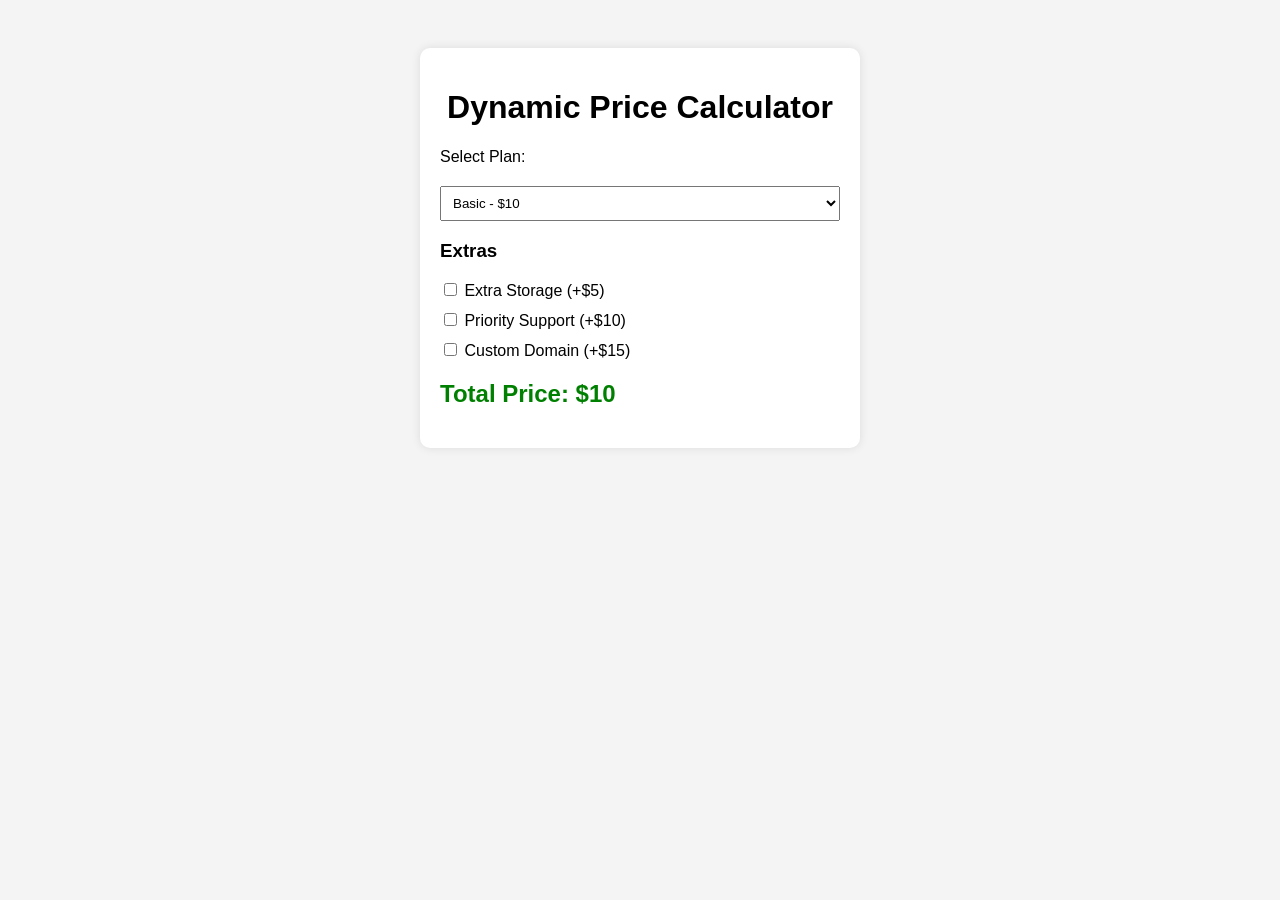
<file: week 6/index.html>
<!DOCTYPE html>
<html lang="en">
<head>
    <meta charset="UTF-8">
    <meta name="viewport" content="width=device-width, initial-scale=1.0">
    <title>Dynamic Price Calculator</title>
    <link rel="stylesheet" href="style.css">
</head>
<body>

    <div class="container">
        <h1>Dynamic Price Calculator</h1>

        <!-- Plan Selection -->
        <label>Select Plan:</label>
        <select id="planSelect">
            <option value="10">Basic - $10</option>
            <option value="20">Standard - $20</option>
            <option value="30">Premium - $30</option>
        </select>

        <h3>Extras</h3>

        <!-- Extra Options -->
        <label>
            <input type="checkbox" class="extra" value="5">
            Extra Storage (+$5)
        </label>

        <label>
            <input type="checkbox" class="extra" value="10">
            Priority Support (+$10)
        </label>

        <label>
            <input type="checkbox" class="extra" value="15">
            Custom Domain (+$15)
        </label>

        <h2>Total Price: $<span id="total">10</span></h2>
    </div>

    <script src="script.js"></script>
</body>
</html>
</file>
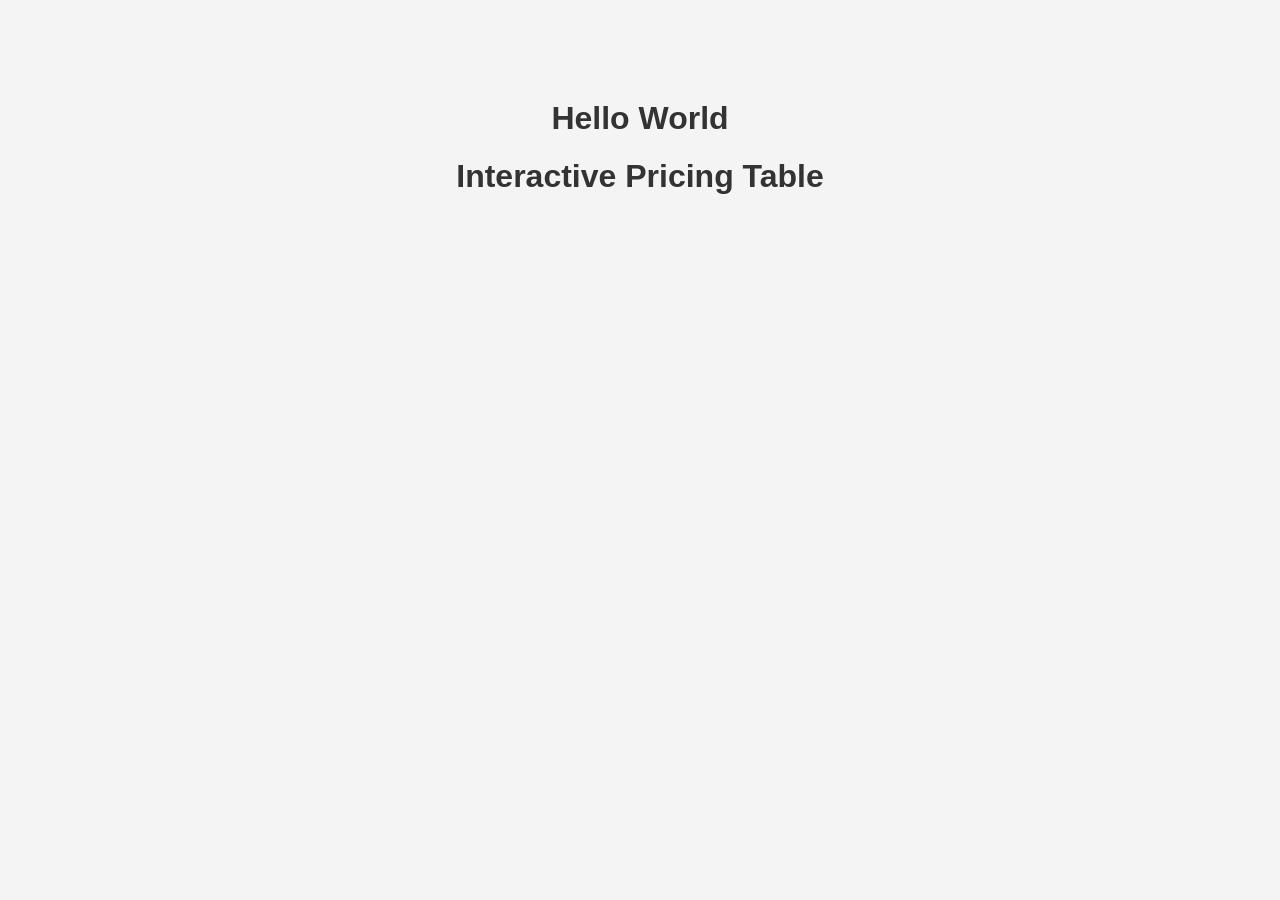
<file: week1/index.html>
<!DOCTYPE html>
<html lang="en">
<head>
  <meta charset="UTF-8">
  <meta name="viewport" content="width=device-width, initial-scale=1.0">
  <title>Interactive Pricing Table</title>

  <link rel="stylesheet" href="style.css">
</head>

<body>
  <h1>Hello World</h1>
  <h1>Interactive Pricing Table</h1>

  <script src="script.js"></script>
</body>
</html>
</file>
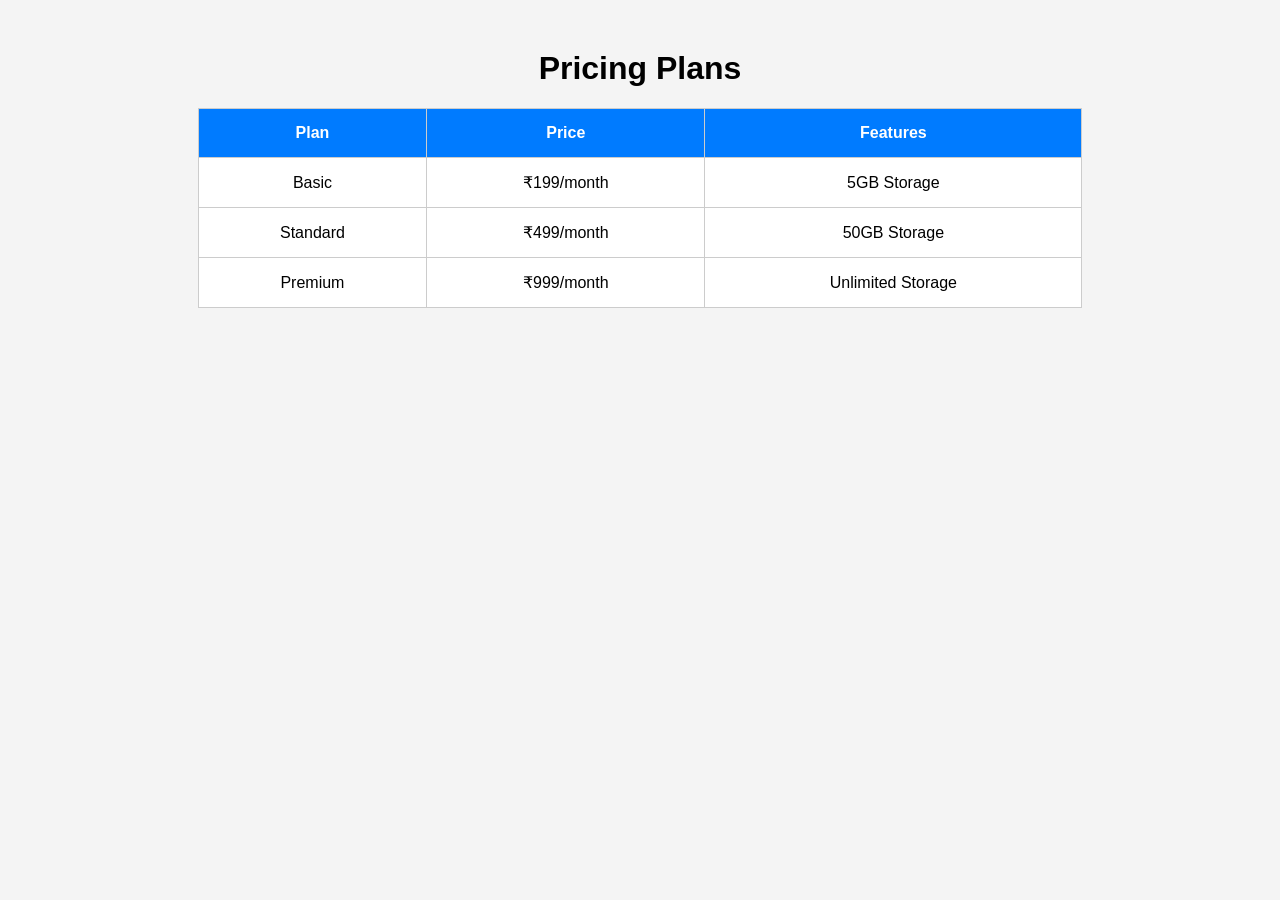
<file: week2/index.html>
<!DOCTYPE html>
<html lang="en">
<head>
  <meta charset="UTF-8">
  <meta name="viewport" content="width=device-width, initial-scale=1.0">
  <title>Pricing Table</title>

  <link rel="stylesheet" href="style.css">
</head>

<body>

  <h1>Pricing Plans</h1>

  <table>

    <tr>
      <th>Plan</th>
      <th>Price</th>
      <th>Features</th>
    </tr>

    <tr>
      <td>Basic</td>
      <td>₹199/month</td>
      <td>5GB Storage</td>
    </tr>

    <tr>
      <td>Standard</td>
      <td>₹499/month</td>
      <td>50GB Storage</td>
    </tr>

    <tr>
      <td>Premium</td>
      <td>₹999/month</td>
      <td>Unlimited Storage</td>
    </tr>

  </table>

  <script src="script.js"></script>

</body>
</html>
</file>
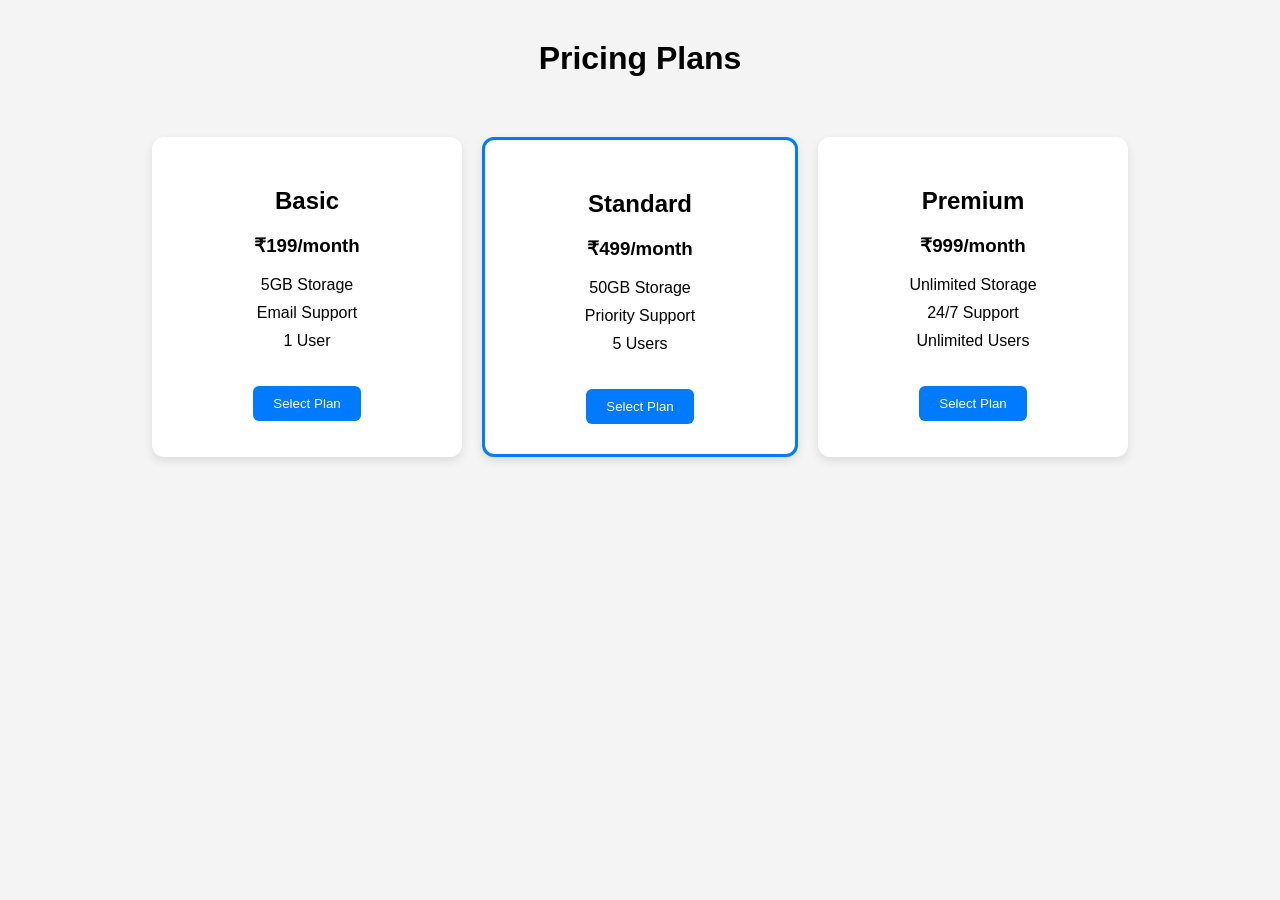
<file: week3/index.html>
<!DOCTYPE html>
<html lang="en">
<head>
  <meta charset="UTF-8">
  <meta name="viewport" content="width=device-width, initial-scale=1.0">
  <title>Styled Pricing Table</title>

  <link rel="stylesheet" href="style.css">
</head>

<body>

  <h1>Pricing Plans</h1>

  <div class="pricing-container">

    <div class="card">
      <h2>Basic</h2>
      <h3>₹199/month</h3>

      <ul>
        <li>5GB Storage</li>
        <li>Email Support</li>
        <li>1 User</li>
      </ul>

      <button>Select Plan</button>
    </div>

    <div class="card premium">
      <h2>Standard</h2>
      <h3>₹499/month</h3>

      <ul>
        <li>50GB Storage</li>
        <li>Priority Support</li>
        <li>5 Users</li>
      </ul>

      <button>Select Plan</button>
    </div>

    <div class="card">
      <h2>Premium</h2>
      <h3>₹999/month</h3>

      <ul>
        <li>Unlimited Storage</li>
        <li>24/7 Support</li>
        <li>Unlimited Users</li>
      </ul>

      <button>Select Plan</button>
    </div>

  </div>

  <script src="script.js"></script>

</body>
</html>
</file>
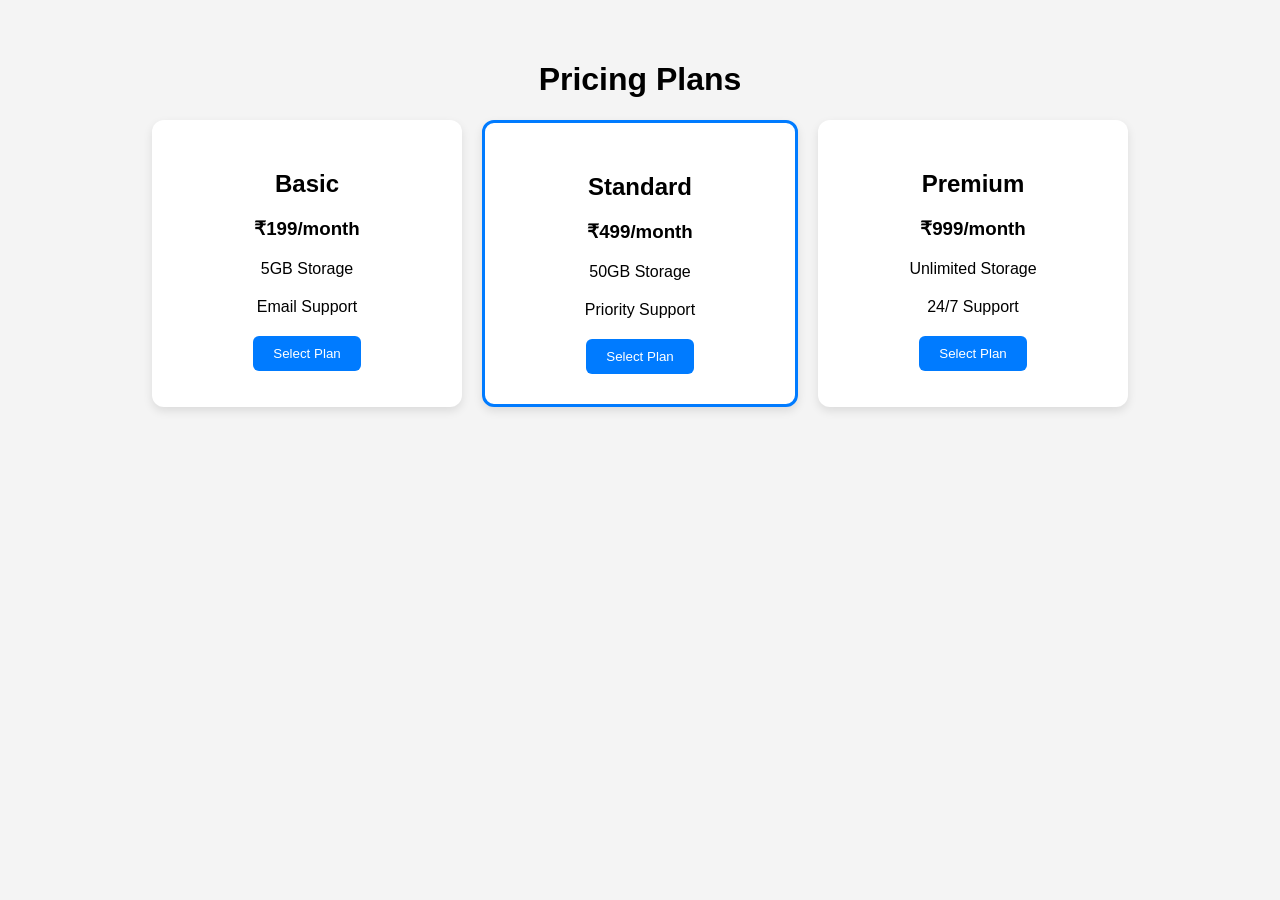
<file: week4/index.html>
<!DOCTYPE html>
<html lang="en">
<head>
  <meta charset="UTF-8">
  <meta name="viewport" content="width=device-width, initial-scale=1.0">
  <title>Pricing Table Tooltips</title>

  <link rel="stylesheet" href="style.css">
</head>

<body>

  <h1>Pricing Plans</h1>

  <div class="pricing-container">

    <!-- Basic Card -->
    <div class="card">

      <h2>Basic</h2>
      <h3>₹199/month</h3>

      <ul>

        <li class="tooltip">
          5GB Storage
          <span class="tooltip-text">
            Store up to 5GB of files.
          </span>
        </li>

        <li class="tooltip">
          Email Support
          <span class="tooltip-text">
            Support available through email.
          </span>
        </li>

      </ul>

      <button>Select Plan</button>

    </div>

    <!-- Standard Card -->
    <div class="card premium">

      <h2>Standard</h2>
      <h3>₹499/month</h3>

      <ul>

        <li class="tooltip">
          50GB Storage
          <span class="tooltip-text">
            Store up to 50GB of files.
          </span>
        </li>

        <li class="tooltip">
          Priority Support
          <span class="tooltip-text">
            Faster customer support service.
          </span>
        </li>

      </ul>

      <button>Select Plan</button>

    </div>

    <!-- Premium Card -->
    <div class="card">

      <h2>Premium</h2>
      <h3>₹999/month</h3>

      <ul>

        <li class="tooltip">
          Unlimited Storage
          <span class="tooltip-text">
            Unlimited cloud storage access.
          </span>
        </li>

        <li class="tooltip">
          24/7 Support
          <span class="tooltip-text">
            Customer support available anytime.
          </span>
        </li>

      </ul>

      <button>Select Plan</button>

    </div>

  </div>

  <script src="script.js"></script>

</body>
</html>
</file>
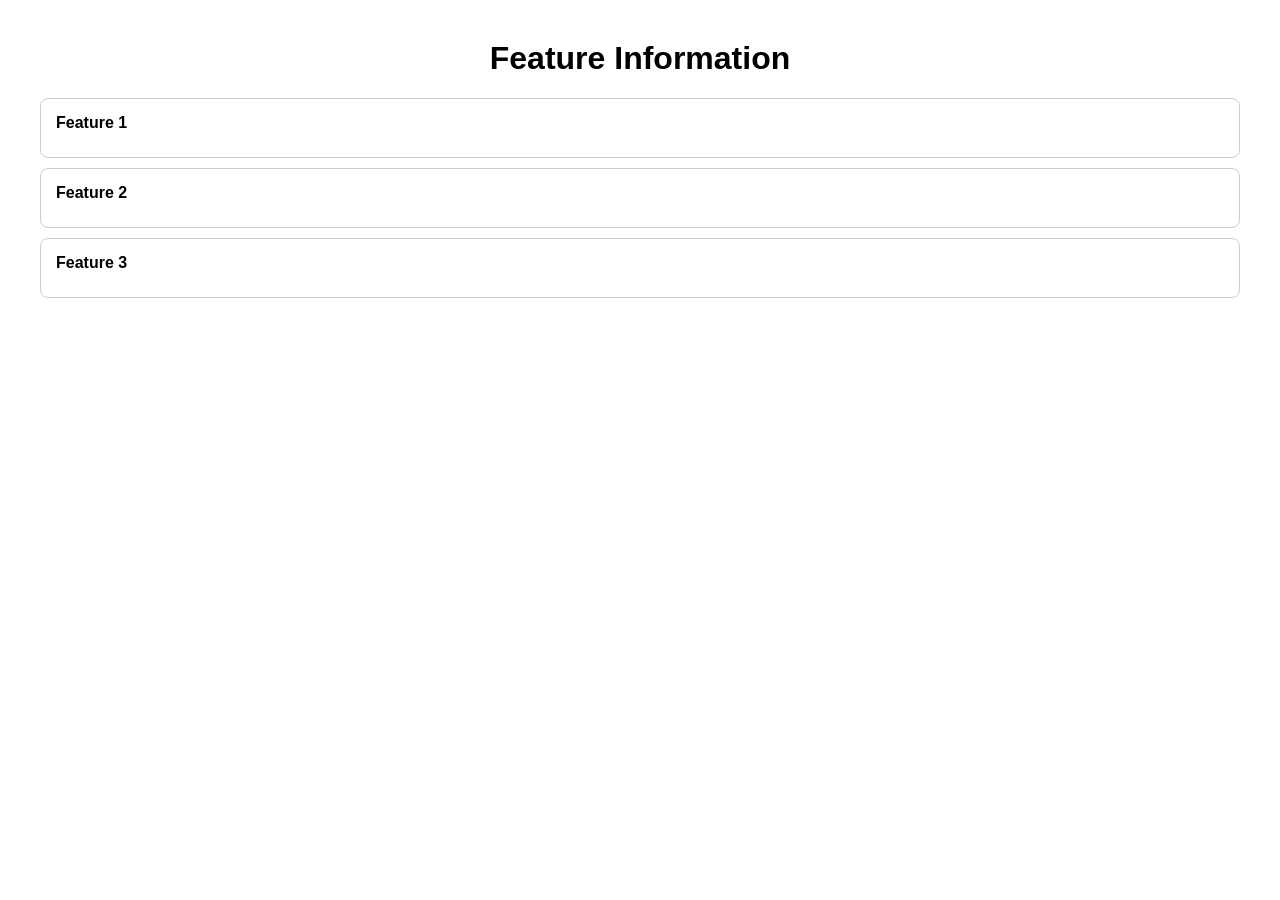
<file: week5/index.html>
<!DOCTYPE html>
<html lang="en">
<head>
    <meta charset="UTF-8">
    <meta name="viewport" content="width=device-width, initial-scale=1.0">
    <title>Expandable Rows</title>
    <link rel="stylesheet" href="style.css">
</head>
<body>

    <h1>Feature Information</h1>

    <div class="row" onclick="toggleRow(this)">
        <div class="title">Feature 1</div>
        <div class="content">
            This is detailed information about Feature 1.
        </div>
    </div>

    <div class="row" onclick="toggleRow(this)">
        <div class="title">Feature 2</div>
        <div class="content">
            This is detailed information about Feature 2.
        </div>
    </div>

    <div class="row" onclick="toggleRow(this)">
        <div class="title">Feature 3</div>
        <div class="content">
            This is detailed information about Feature 3.
        </div>
    </div>

<script src="script.js"></script>
</body>
</html>
</file>
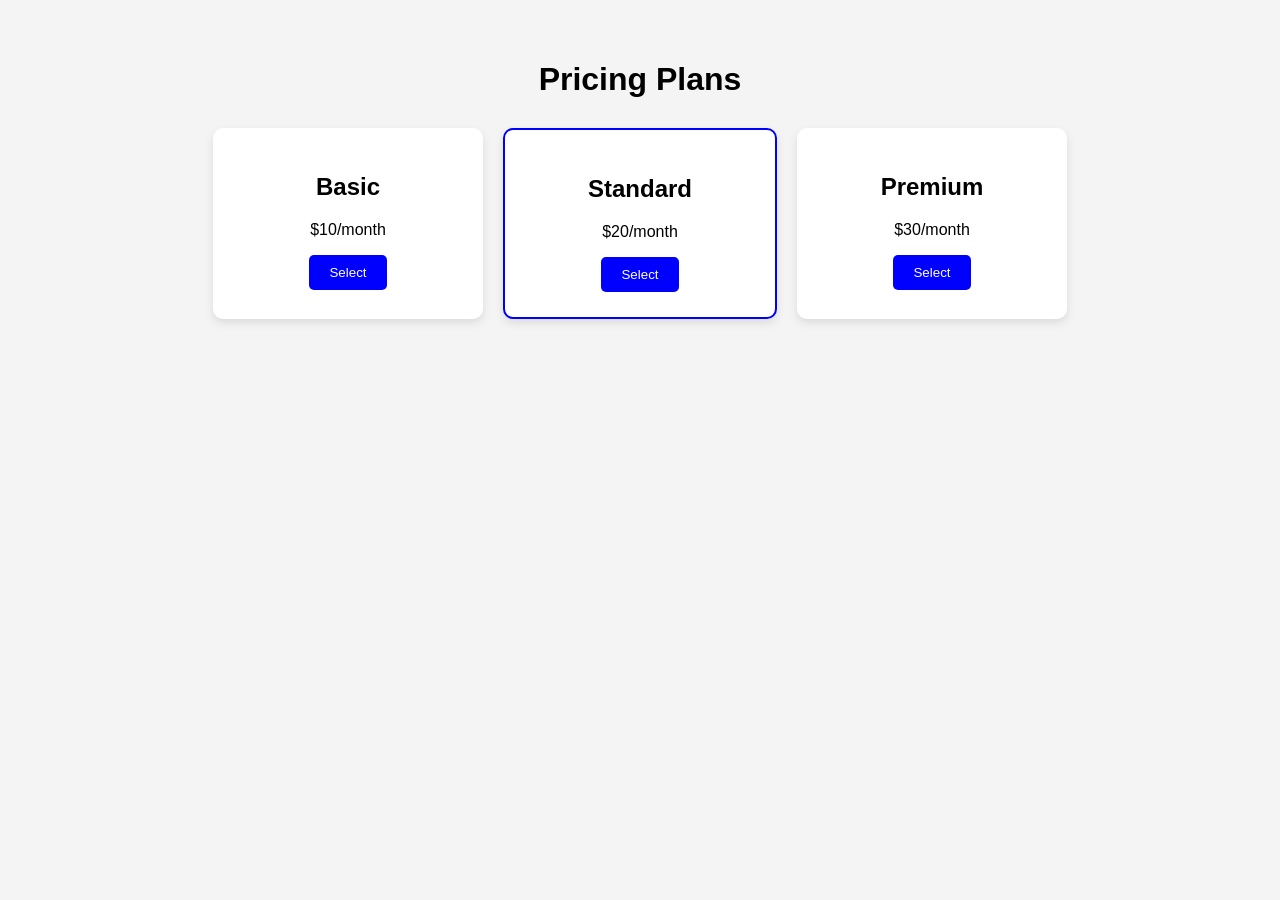
<file: week7/index.html>
<!DOCTYPE html>
<html lang="en">
<head>
  <meta charset="UTF-8">
  <meta name="viewport" content="width=device-width, initial-scale=1.0">
  <title>Enhanced Pricing Table</title>
  <link rel="stylesheet" href="style.css">
</head>
<body>

<div class="container">
  <h1>Pricing Plans</h1>

  <div class="pricing-table">

    <div class="card">
      <h2>Basic</h2>
      <p>$10/month</p>
      <button>Select</button>
    </div>

    <div class="card popular">
      <h2>Standard</h2>
      <p>$20/month</p>
      <button>Select</button>
    </div>

    <div class="card">
      <h2>Premium</h2>
      <p>$30/month</p>
      <button>Select</button>
    </div>

  </div>
</div>

<script src="script.js"></script>
</body>
</html>
</file>
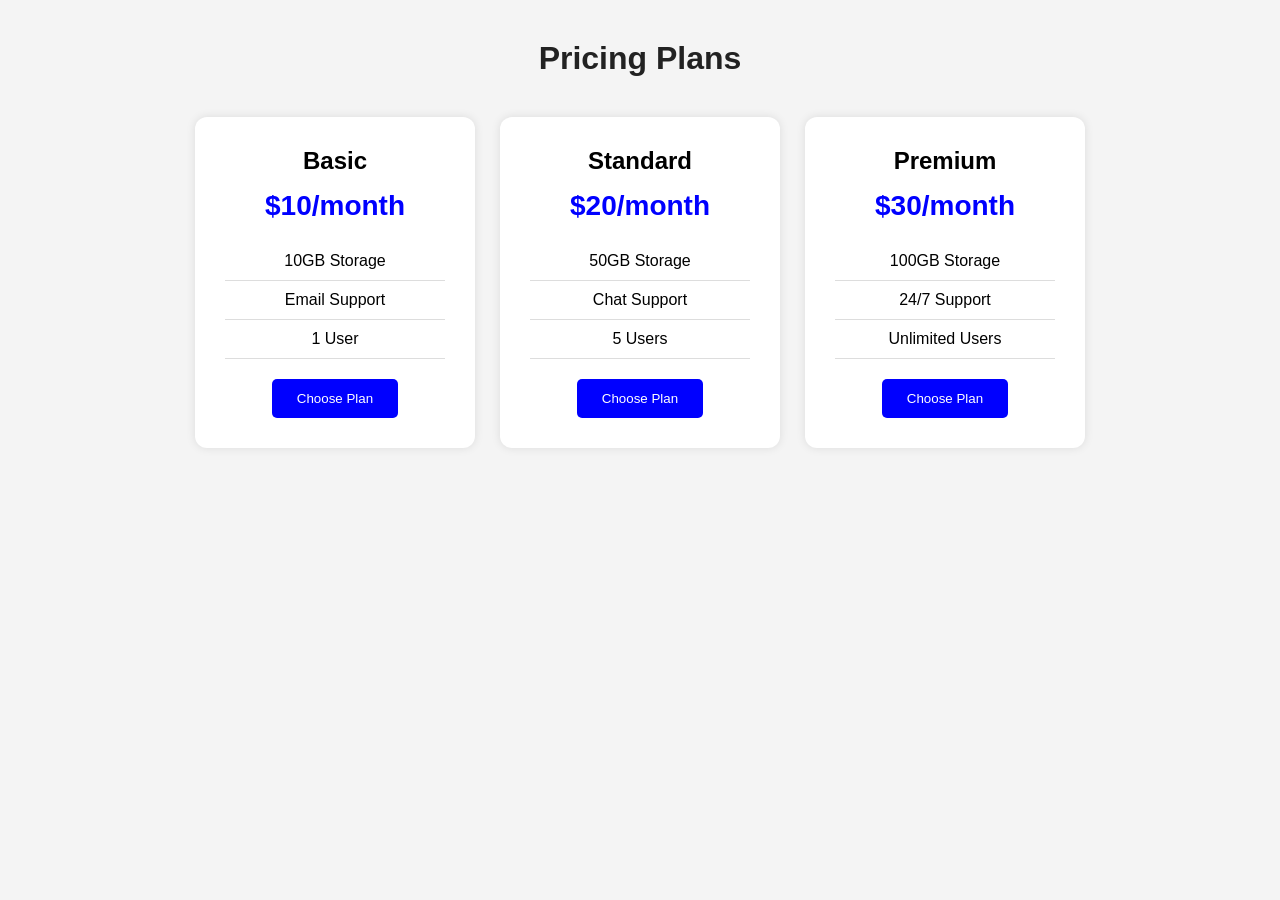
<file: week8/index.html>
<!DOCTYPE html>
<html lang="en">
<head>
    <meta charset="UTF-8">
    <meta name="viewport" content="width=device-width, initial-scale=1.0">
    <title>Pricing Table</title>

    <link rel="stylesheet" href="style.css">
</head>
<body>

    <h1 class="title">Pricing Plans</h1>

    <div class="container">

        <!-- Basic Plan -->
        <div class="card">
            <h2>Basic</h2>

            <p class="price">$10/month</p>

            <ul>
                <li>10GB Storage</li>
                <li>Email Support</li>
                <li>1 User</li>
            </ul>

            <button class="plan-btn">
                Choose Plan
            </button>
        </div>

        <!-- Standard Plan -->
        <div class="card">
            <h2>Standard</h2>

            <p class="price">$20/month</p>

            <ul>
                <li>50GB Storage</li>
                <li>Chat Support</li>
                <li>5 Users</li>
            </ul>

            <button class="plan-btn">
                Choose Plan
            </button>
        </div>

        <!-- Premium Plan -->
        <div class="card">
            <h2>Premium</h2>

            <p class="price">$30/month</p>

            <ul>
                <li>100GB Storage</li>
                <li>24/7 Support</li>
                <li>Unlimited Users</li>
            </ul>

            <button class="plan-btn">
                Choose Plan
            </button>
        </div>

    </div>

    <script src="script.js"></script>

</body>
</html>
</file>
<file: week 6/style.css>
body {
    font-family: Arial, sans-serif;
    background: #f4f4f4;
    padding: 40px;
}

.container {
    background: white;
    padding: 20px;
    max-width: 400px;
    margin: auto;
    border-radius: 10px;
    box-shadow: 0 0 10px rgba(0,0,0,0.1);
}

h1 {
    text-align: center;
}

label {
    display: block;
    margin: 10px 0;
}

select {
    width: 100%;
    padding: 8px;
    margin-top: 10px;
}

h2 {
    margin-top: 20px;
    color: green;
}
</file>
<file: week1/style.css>
body {
  font-family: Arial, sans-serif;
  text-align: center;
  margin-top: 100px;
  background-color: #f4f4f4;
}

h1 {
  color: #333;
}
</file>
<file: week2/style.css>
body {
  font-family: Arial, sans-serif;
  background-color: #f4f4f4;
  text-align: center;
  margin-top: 50px;
}

table {
  width: 70%;
  margin: auto;
  border-collapse: collapse;
  background: white;
}

th, td {
  border: 1px solid #ccc;
  padding: 15px;
}

th {
  background-color: #007bff;
  color: white;
}

tr:hover {
  background-color: #f1f1f1;
}
</file>
<file: week3/style.css>
body {
  margin: 0;
  padding: 0;
  font-family: Arial, sans-serif;
  background: #f4f4f4;
  text-align: center;
}

h1 {
  margin-top: 40px;
  margin-bottom: 40px;
}

.pricing-container {
  display: flex;
  justify-content: center;
  gap: 20px;
  flex-wrap: wrap;
  padding: 20px;
}

.card {
  background: white;
  width: 250px;
  padding: 30px;
  border-radius: 12px;
  box-shadow: 0 4px 10px rgba(0,0,0,0.1);

  transition: 0.3s;
}

.card:hover {
  transform: translateY(-10px);
}

.premium {
  border: 3px solid #007bff;
}

ul {
  list-style: none;
  padding: 0;
}

li {
  margin: 10px 0;
}

button {
  margin-top: 20px;
  padding: 10px 20px;
  border: none;
  background: #007bff;
  color: white;
  border-radius: 6px;
  cursor: pointer;
}

button:hover {
  background: #0056b3;
}

@media (max-width: 768px) {
  .pricing-container {
    flex-direction: column;
    align-items: center;
  }
}
</file>
<file: week4/style.css>
body {
  font-family: Arial, sans-serif;
  background: #f4f4f4;
  margin: 0;
  padding: 40px;
  text-align: center;
}

.pricing-container {
  display: flex;
  justify-content: center;
  gap: 20px;
  flex-wrap: wrap;
}

.card {
  background: white;
  width: 250px;
  padding: 30px;
  border-radius: 12px;

  box-shadow: 0 4px 10px rgba(0,0,0,0.1);

  transition: 0.3s;
}

.card:hover {
  transform: translateY(-10px);
}

.premium {
  border: 3px solid #007bff;
}

ul {
  list-style: none;
  padding: 0;
}

li {
  margin: 20px 0;
}

button {
  padding: 10px 20px;
  border: none;
  background: #007bff;
  color: white;
  border-radius: 6px;
  cursor: pointer;
}

.tooltip {
  position: relative;
  cursor: pointer;
}

.tooltip-text {
  visibility: hidden;

  width: 200px;

  background: black;
  color: white;

  text-align: center;

  padding: 8px;
  border-radius: 6px;

  position: absolute;

  bottom: 125%;
  left: 50%;

  transform: translateX(-50%);

  opacity: 0;
  transition: opacity 0.3s;
}

.tooltip:hover .tooltip-text {
  visibility: visible;
  opacity: 1;
}

@media (max-width: 768px) {
  .pricing-container {
    flex-direction: column;
    align-items: center;
  }
}
</file>
<file: week5/style.css>
body {
    font-family: Arial, sans-serif;
    margin: 40px;
}

h1 {
    text-align: center;
}

.row {
    border: 1px solid #ccc;
    padding: 15px;
    margin: 10px 0;
    cursor: pointer;
    border-radius: 8px;
    transition: 0.3s;
}

.row:hover {
    background: #f2f2f2;
}

.title {
    font-weight: bold;
}

.content {
    max-height: 0;
    overflow: hidden;
    transition: max-height 0.5s ease;
    margin-top: 10px;
}

.row.active .content {
    max-height: 100px;
}
</file>
<file: week7/style.css>
body {
  font-family: Arial, sans-serif;
  background: #f4f4f4;
  margin: 0;
  padding: 40px;
}

.container {
  text-align: center;
}

h1 {
  margin-bottom: 30px;
}

.pricing-table {
  display: flex;
  justify-content: center;
  gap: 20px;
  flex-wrap: wrap;
}

.card {
  background: white;
  padding: 25px;
  width: 220px;
  border-radius: 10px;
  box-shadow: 0 4px 10px rgba(0,0,0,0.1);

  /* Animation */
  transition: transform 0.3s ease, box-shadow 0.3s ease;
}

.card:hover {
  transform: translateY(-10px);
  box-shadow: 0 8px 20px rgba(0,0,0,0.2);
}

.popular {
  border: 2px solid blue;
}

button {
  padding: 10px 20px;
  border: none;
  background: blue;
  color: white;
  border-radius: 5px;
  cursor: pointer;

  transition: background 0.3s ease;
}

button:hover {
  background: darkblue;
}
</file>
<file: week8/style.css>
*{
    margin: 0;
    padding: 0;
    box-sizing: border-box;
}

body{
    font-family: Arial, sans-serif;
    background: #f4f4f4;
    padding: 40px;

    overflow-x: hidden;

    animation: fadeIn 1s ease;
}

.title{
    text-align: center;
    margin-bottom: 40px;
    color: #222;
}

.container{
    display: flex;
    justify-content: center;
    gap: 25px;
    flex-wrap: wrap;
}

.card{
    background: white;
    width: 280px;
    padding: 30px;

    border-radius: 12px;

    text-align: center;

    box-shadow: 0 0 10px rgba(0,0,0,0.1);

    transition: transform 0.3s ease,
                box-shadow 0.3s ease;
}

.card:hover{
    transform: translateY(-10px);

    box-shadow: 0 6px 20px rgba(0,0,0,0.3);
}

.card h2{
    margin-bottom: 15px;
}

.price{
    font-size: 28px;
    color: blue;
    margin-bottom: 20px;
    font-weight: bold;
}

.card ul{
    list-style: none;
    margin-bottom: 20px;
}

.card ul li{
    padding: 10px 0;
    border-bottom: 1px solid #ddd;
}

.plan-btn{
    padding: 12px 25px;

    border: none;

    background: blue;
    color: white;

    border-radius: 5px;

    cursor: pointer;

    transition: background 0.3s ease;
}

.plan-btn:hover{
    background: darkblue;
}

@keyframes fadeIn{

    from{
        opacity: 0;
    }

    to{
        opacity: 1;
    }
}

@media(max-width:768px){

    body{
        padding: 20px;
    }

    .container{
        flex-direction: column;
        align-items: center;
    }

    .card{
        width: 100%;
        max-width: 320px;
    }
}
</file>
